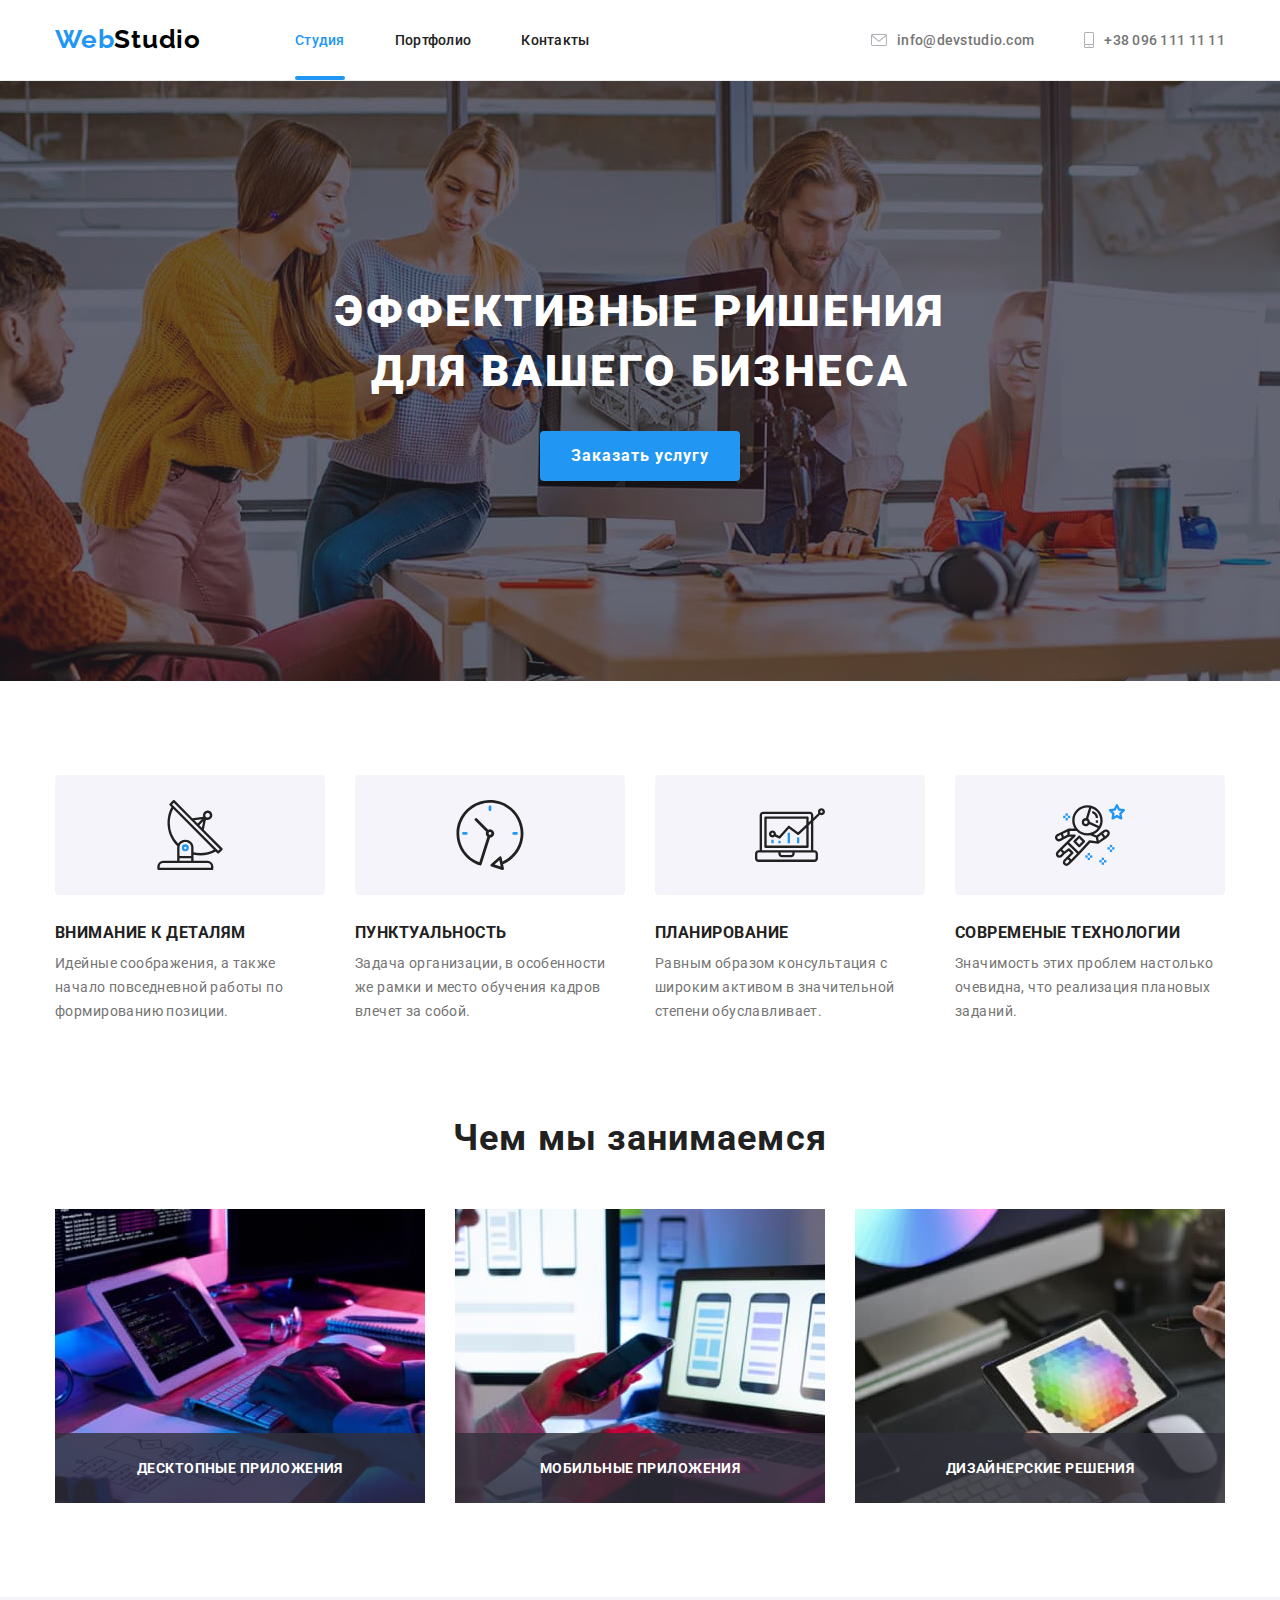
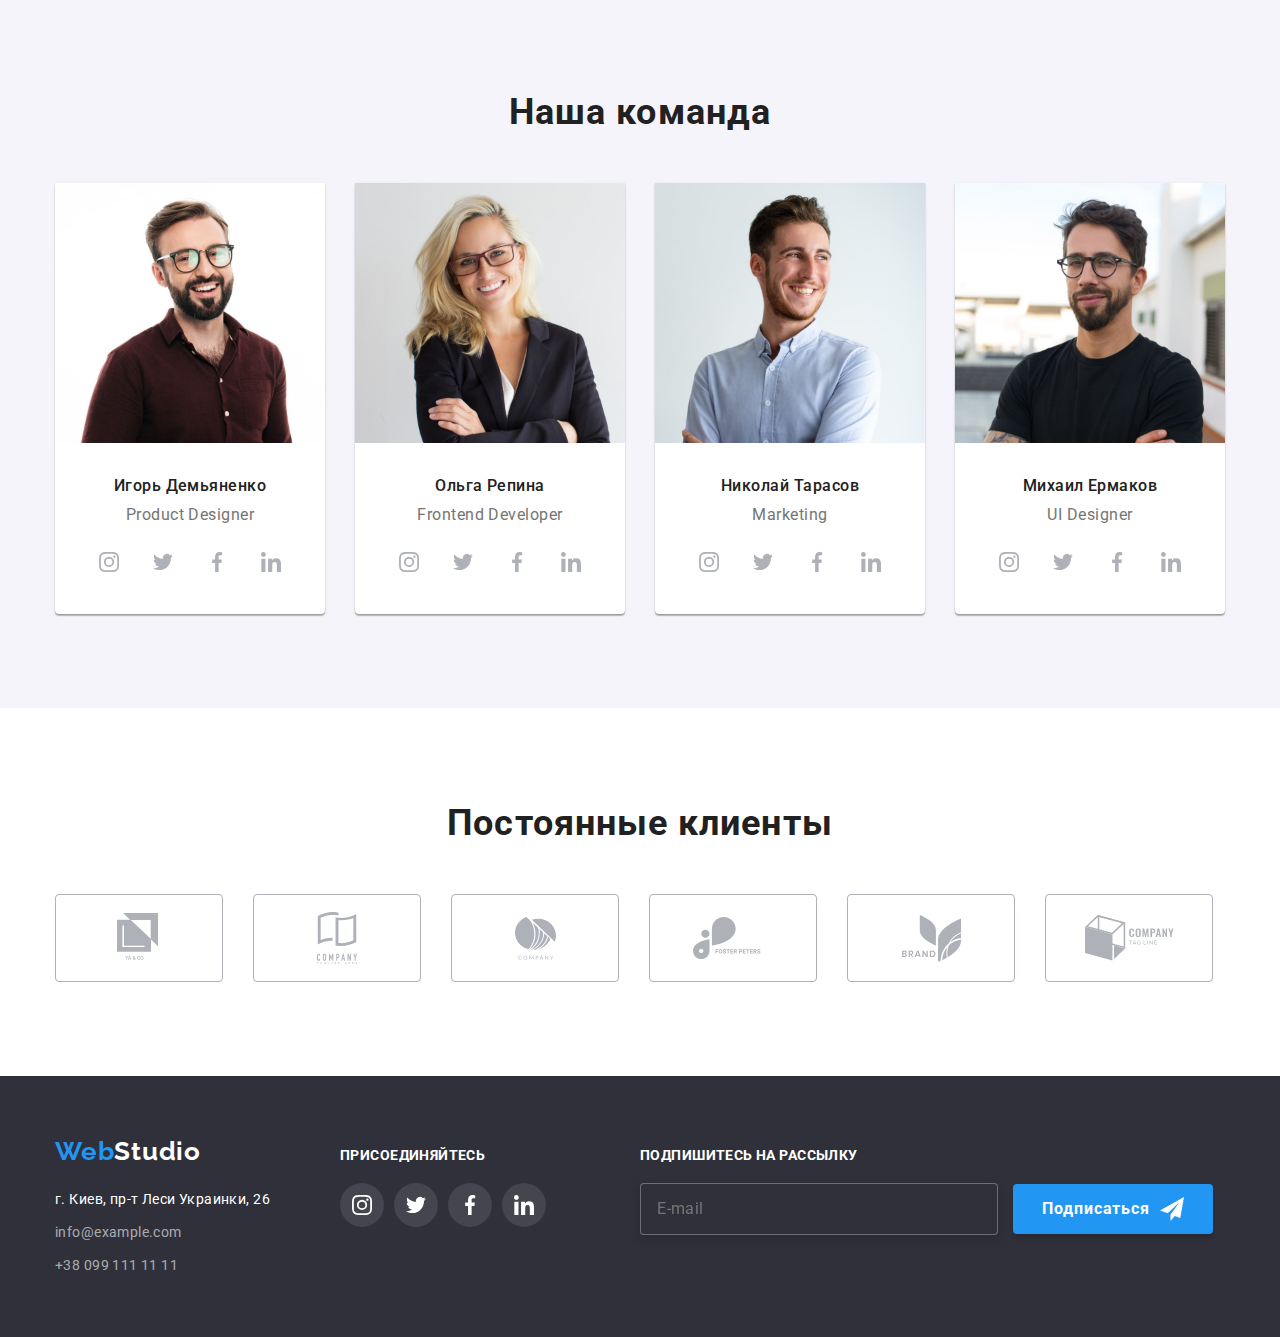
<file: index.html>
<!DOCTYPE html>
<html lang="ru">
<head>
    <meta charset="UTF-8">
    <meta name="viewport" content="width=device-width, initial-scale=1.0">
    <title>WebStudio</title>
    <link href="https://fonts.googleapis.com/css2?family=Raleway:wght@700&family=Roboto:wght@400;500;700;900&display=swap" rel="stylesheet">
    <link rel="stylesheet" href="./css/main.min.css">
    <!-- <link rel="stylesheet" href="./css/normalize.css"> -->
</head>
<body>

    <header class="header">

        <div class="container header__container">

            <nav class="navigation">
                <a href="index.html" class="logo">Web<span class="logo__text">Studio</span></a>

                <ul class="navigation__list">
                    <li class="navigation__item">
                        <a href="index.html" class="navigation__link currentlink">Студия</a>
                    </li>
                    <li class="navigation__item">
                        <a href="portfolio.html" class="navigation__link">Портфолио</a>
                    </li>
                    <li class="navigation__item">
                        <a href="" class="navigation__link">Контакты</a>
                    </li>
                </ul>
            </nav>

            <ul class="info-list">
                <li class="info-list__item">
                    <a href="mailto:info@devstudio.com" class="info-list__link">
                        <svg class="info-list__icon" width="16" height="12">
                            <use href="./images/icons.svg#icon-mail"></use>
                        </svg>
                        info@devstudio.com
                    </a>
                </li>
                <li class="info-list__item">
                    <a href="tel:+380961111111" class="info-list__link">
                        <svg class="info-list__icon" width="10" height="16">
                            <use href="./images/icons.svg#icon-smartphone"></use>
                        </svg>
                        +38 096 111 11 11
                    </a>
                </li>
            </ul>
        </div>
    </header>
    <main>
        <section class="hero">
            <div class="container">
                <h1 class="hero__title">Эффективные ришения<br/>для вашего бизнеса</h1>
                <button class="btn" data-modal-open>Заказать услугу</button>
            </div>
        </section>
      
        <section class="features">
            <div class="container">
                <h2 class="features__title">Особенности</h2>
                <ul class="features-list">
                    <li class="features-list__item">
                        <div class="features-list__wrapper">
                            <svg class="features-list__icon" width="70" height="70">
                                <use href="./images/icons.svg#icon-antenna"></use>
                            </svg>
                        </div>
                        <h3 class="features-list__title">Внимание к деталям</h3>
                        <p class="features-list__content">Идейные соображения, а также начало повседневной работы по формированию позиции.</p>
                    </li>
                    <li class="features-list__item">
                        <div class="features-list__wrapper">
                            <svg class="features-list__icon" width="70" height="70">
                                <use href="./images/icons.svg#icon-clock"></use>
                            </svg>
                        </div>
                        <h3 class="features-list__title">Пунктуальность</h3>
                        <p class="features-list__content">Задача организации, в особенности же рамки и место обучения кадров влечет за собой.</p>
                    </li>
                    <li class="features-list__item">
                        <div class="features-list__wrapper">
                            <svg class="features-list__icon" width="70" height="70">
                                <use href="./images/icons.svg#icon-diagram"></use>
                            </svg>
                        </div>
                        <h3 class="features-list__title">Планирование</h3>
                        <p class="features-list__content">Равным образом консультация с широким активом в значительной степени обуславливает.</p>
                    </li>
                    <li class="features-list__item">
                        <div class="features-list__wrapper">
                            <svg class="features-list__icon" width="70" height="70">
                                <use href="./images/icons.svg#icon-astronaut"></use>
                            </svg>
                        </div>
                        <h3 class="features-list__title">Современые технологии</h3>
                        <p class="features-list__content">Значимость этих проблем настолько очевидна, что реализация плановых заданий.</p>
                    </li>
                </ul>
            </div>
        </section>

        <section class="work">
            <div class="container">
                <h2 class="work__title">Чем мы занимаемся</h2>
                <ul class="work__list">
                    <li class="work__item">
                        <div class="work__card">
                            <img src="images/designing.jpg" alt="Робочий стол" width="370" class="work__img">
                            <div class="work__text">Десктопные приложения</div>
                        </div>
                    </li>
                    <li class="work__item">
                        <div class="work__card">
                            <img src="images/realization.jpg" alt="Телефон в ноутбуке" width="370" class="work__img">
                            <div class="work__text">Мобильные приложения</div>
                        </div>
                    </li>
                    <li class="work__item">
                        <div class="work__card">
                            <img src="images/result.jpg" alt="Планшет" width="370" class="work__img">
                            <div class="work__text">Дизайнерские решения</div>
                        </div>
                    </li>
                </ul>
            </div>
        </section>

        <section class="team-section">
            <div class="container">
                <h2 class="team-section__title">Наша команда</h2>
                <ul class="team">
                    <li class="team__item">
                        <img src="images/igor.jpg" alt="Игорь" width="270">
                        <div class="team__wrapper">
                            <h3 class="team__title">Игорь Демьяненко</h3>
                            <p class="team__content">Product Designer</p>
                            <div class="team-icon">
                                <ul class="team-icon__list">
                                    <li>
                                        <a href="" class="team-icon__link">
                                            <svg class="team-icon__icon" width="20" height="20">
                                                <use href="./images/icons.svg#icon-instagram"></use>
                                            </svg>
                                        </a>
                                    </li>
                                    <li>
                                        <a href="" class="team-icon__link">
                                            <svg class="team-icon__icon" width="20" height="20">
                                                <use href="./images/icons.svg#icon-twitter"></use>
                                            </svg>
                                        </a>
                                    </li>
                                    <li>
                                        <a href="" class="team-icon__link">
                                            <svg class="team-icon__icon" width="20" height="20">
                                                <use href="./images/icons.svg#icon-facebook"></use>
                                            </svg>
                                        </a>
                                    </li>
                                    <li>
                                        <a href="" class="team-icon__link">
                                            <svg class="team-icon__icon" width="20" height="20">
                                                <use href="./images/icons.svg#icon-linkedin"></use>
                                            </svg>
                                        </a>
                                    </li>
                                </ul>
                            </div>
                        </div>
                    </li>
                    <li class="team__item">
                        <img src="images/olga.jpg" alt="Ольга" width="270">
                        <div class="team__wrapper">
                            <h3 class="team__title">Ольга Репина</h3>
                            <p class="team__content">Frontend Developer</p>
                            <div class="team-icon">
                                <ul class="team-icon__list">
                                    <li>
                                        <a href="" class="team-icon__link">
                                            <svg class="team-icon__icon" width="20" height="20">
                                                <use href="./images/icons.svg#icon-instagram"></use>
                                            </svg>
                                        </a>
                                    </li>
                                    <li>
                                        <a href="" class="team-icon__link">
                                            <svg class="team-icon__icon" width="20" height="20">
                                                <use href="./images/icons.svg#icon-twitter"></use>
                                            </svg>
                                        </a>
                                    </li>
                                    <li>
                                        <a href="" class="team-icon__link">
                                            <svg class="team-icon__icon" width="20" height="20">
                                                <use href="./images/icons.svg#icon-facebook"></use>
                                            </svg>
                                        </a>
                                    </li>
                                    <li>
                                        <a href="" class="team-icon__link">
                                            <svg class="team-icon__icon" width="20" height="20">
                                                <use href="./images/icons.svg#icon-linkedin"></use>
                                            </svg>
                                        </a>
                                    </li>
                                </ul>
                            </div>
                        </div>
                    </li>
                    <li class="team__item">
                        <img src="images/mykola.jpg" alt="Николай" width="270">
                        <div class="team__wrapper">
                            <h3 class="team__title">Николай Тарасов</h3>
                            <p class="team__content">Marketing</p>
                            <div class="team-icon">
                                <ul class="team-icon__list">
                                    <li>
                                        <a href="" class="team-icon__link">
                                            <svg class="team-icon__icon" width="20" height="20">
                                                <use href="./images/icons.svg#icon-instagram"></use>
                                            </svg>
                                        </a>
                                    </li>
                                    <li>
                                        <a href="" class="team-icon__link">
                                            <svg class="team-icon__icon" width="20" height="20">
                                                <use href="./images/icons.svg#icon-twitter"></use>
                                            </svg>
                                        </a>
                                    </li>
                                    <li>
                                        <a href="" class="team-icon__link">
                                            <svg class="team-icon__icon" width="20" height="20">
                                                <use href="./images/icons.svg#icon-facebook"></use>
                                            </svg>
                                        </a>
                                    </li>
                                    <li>
                                        <a href="" class="team-icon__link">
                                            <svg class="team-icon__icon" width="20" height="20">
                                                <use href="./images/icons.svg#icon-linkedin"></use>
                                            </svg>
                                        </a>
                                    </li>
                                </ul>
                            </div>
                        </div>
                    </li>
                    <li class="team__item">
                        <img src="images/mykhailo.jpg" alt="Михаил" width="270">
                        <div class="team__wrapper">
                            <h3 class="team__title">Михаил Ермаков</h3>
                            <p class="team__content">UI Designer</p>
                            <div class="team-icon">
                                <ul class="team-icon__list">
                                    <li>
                                        <a href="" class="team-icon__link">
                                            <svg class="team-icon__icon" width="20" height="20">
                                                <use href="./images/icons.svg#icon-instagram"></use>
                                            </svg>
                                        </a>
                                    </li>
                                    <li>
                                        <a href="" class="team-icon__link">
                                            <svg class="team-icon__icon" width="20" height="20">
                                                <use href="./images/icons.svg#icon-twitter"></use>
                                            </svg>
                                        </a>
                                    </li>
                                    <li>
                                        <a href="" class="team-icon__link">
                                            <svg class="team-icon__icon" width="20" height="20">
                                                <use href="./images/icons.svg#icon-facebook"></use>
                                            </svg>
                                        </a>
                                    </li>
                                    <li>
                                        <a href="" class="team-icon__link">
                                            <svg class="team-icon__icon" width="20" height="20">
                                                <use href="./images/icons.svg#icon-linkedin"></use>
                                            </svg>
                                        </a>
                                    </li>
                                </ul>
                            </div>
                        </div>
                    </li>
                </ul>
            </div>
        </section>

        <section class="client">
            <div class="container">
                <h2 class="client__title">Постоянные клиенты</h2>
                <ul class="client__list">
                    <li class="client__item">
                        <a href="" class="client__link">
                            <svg class="client__icon" width="45" height="50">
                                <use href="./images/icons.svg#icon-company-1"></use>
                            </svg>
                        </a>
                    </li>
                    <li class="client__item">
                        <a href="" class="client__link">
                            <svg class="client__icon" width="40" height="52">
                                <use href="./images/icons.svg#icon-company-2"></use>
                            </svg>
                        </a>
                    </li>
                    <li class="client__item">
                        <a href="" class="client__link">
                            <svg class="client__icon" width="41" height="43">
                                <use href="./images/icons.svg#icon-company-3"></use>
                            </svg>
                        </a>
                    </li>
                    <li class="client__item">
                        <a href="" class="client__link">
                            <svg class="client__icon" width="80" height="43">
                                <use href="./images/icons.svg#icon-company-4"></use>
                            </svg>
                        </a>
                    </li>
                    <li class="client__item">
                        <a href="" class="client__link">
                            <svg class="client__icon" width="59" height="47">
                                <use href="./images/icons.svg#icon-company-5"></use>
                            </svg>
                        </a>
                    </li>
                    <li class="client__item">
                        <a href="" class="client__link">
                            <svg class="client__icon" width="89" height="46">
                                <use href="./images/icons.svg#icon-company-6"></use>
                            </svg>
                        </a>
                    </li>
                </ul>
            </div>
        </section>
    </main>
    <footer class="footer">
        <div class="container footer__container">
            <div class="address-wrapper">
                <a href="index.html" class="logo logo--location">Web<span class="logo__text logo__text--color">Studio</span></a>
                <address class="address">
                    <a href="#" class="address__link">г. Киев, пр-т Леси Украинки, 26</a>
                    <a href="mailto:info@example.com" class="address__link">info@example.com</a>
                    <a href="tel:+380991111111" class="address__link">+38 099 111 11 11</a>
                </address>
            </div>
            <div class="join">
                <h2 class="join__title">присоединяйтесь</h2>
                <ul class="join__list">
                    <li class="join__item">
                        <a href="" class="join__link">
                            <svg class="join__icon" width="20" height="20">
                                <use href="./images/icons.svg#icon-instagram"></use>
                            </svg>
                        </a>
                    </li>
                    <li class="join__item">
                        <a href="" class="join__link">
                            <svg class="join__icon" width="20" height="20">
                                <use href="./images/icons.svg#icon-twitter"></use>
                            </svg>
                        </a>
                    </li>
                    <li class="join__item">
                        <a href="" class="join__link">
                            <svg class="join__icon" width="20" height="20">
                                <use href="./images/icons.svg#icon-facebook"></use>
                            </svg>
                        </a>
                    </li>
                    <li class="join__item">
                        <a href="" class="join__link">
                            <svg class="join__icon" width="20" height="20">
                                <use href="./images/icons.svg#icon-linkedin"></use>
                            </svg>
                        </a>
                    </li>
                </ul>
            </div>
            <div class="subscription">
                <b class="subscription__title">Подпишитесь на рассылку</b>
                <form class="subscription__form">
                    <input type="email" placeholder="E-mail" name="subscription-mail">
                    <button type="submit" class="btn">
                        <span>Подписаться</span>
                        <svg class="btn__icon" width="24" height="24">
                            <use href="./images/icons.svg#icon-send"></use>
                        </svg>
                    </button>
                </form>
            </div>
        </div>
    </footer>
    <div class="backdrop is-hidden" data-modal>
        <div class="backdrop__modal">
            <button class="backdrop__btn" data-modal-close>
                <svg class="backdrop__icon" width="11" height="11">
                    <use href="./images/icons.svg#icon-close"></use>
                </svg>
            </button>
            <form class="form-data">
                <p class="form-data__title">Оставьте свои данные, мы вам перезвоним</p>
                <label for="user-name" class="form-data__label">Имя</label>
                <div class="form-data__wrapper">
                    <input type="text" name="user-name" id="user-name"/>
                    <svg class="form-data__icon" width="12" height="12">
                        <use href="./images/icons.svg#icon-body"></use>
                    </svg>
                </div>
                <label for="user-tel" class="form-data__label">Телефон</label>
                <div class="form-data__wrapper">
                    <input type="tel" name="user-tel" id="user-tel"/>
                    <svg class="form-data__icon" width="14" height="14">
                        <use href="./images/icons.svg#icon-tel"></use>
                    </svg>
                </div>
                <label for="user-email" class="form-data__label">Почта</label>
                <div class="form-data__wrapper">
                    <input type="email" name="user-email" id="user-email"/>
                    <svg class="form-data__icon" width="16" height="12">
                        <use href="./images/icons.svg#icon-email"></use>
                    </svg>
                </div>
                <label for="user-comment" class="form-data__label">Коментарий</label>
                <div class="form-data__textarea-wrapper">
                    <textarea name="user-comment" id="user-comment" class="form-data__textarea" placeholder="Введите текст"></textarea>
                </div>
                <div class="condition">
                    <label class="condition__label">
                        <span class="condition__span">
                            <input type="checkbox" name="tick"/>
                            <svg class="condition__icon" width="16" height="15">
                                <use href="./images/icons.svg#icon-tick"></use>
                            </svg>
                            <span class="condition__border"></span>
                        </span>
                        <span class="condition__text">Соглашаюсь с рассылкой и принимаю</span> 
                    </label>
                    <a href="" class="condition__link">Условия договора</a>
                </div>
                <button type="submit" class="btn btn--background">Отправить</button>
            </form>
        </div>
    </div>
    <script src="./js/modal.js"></script>
</body>
</html>
</file>
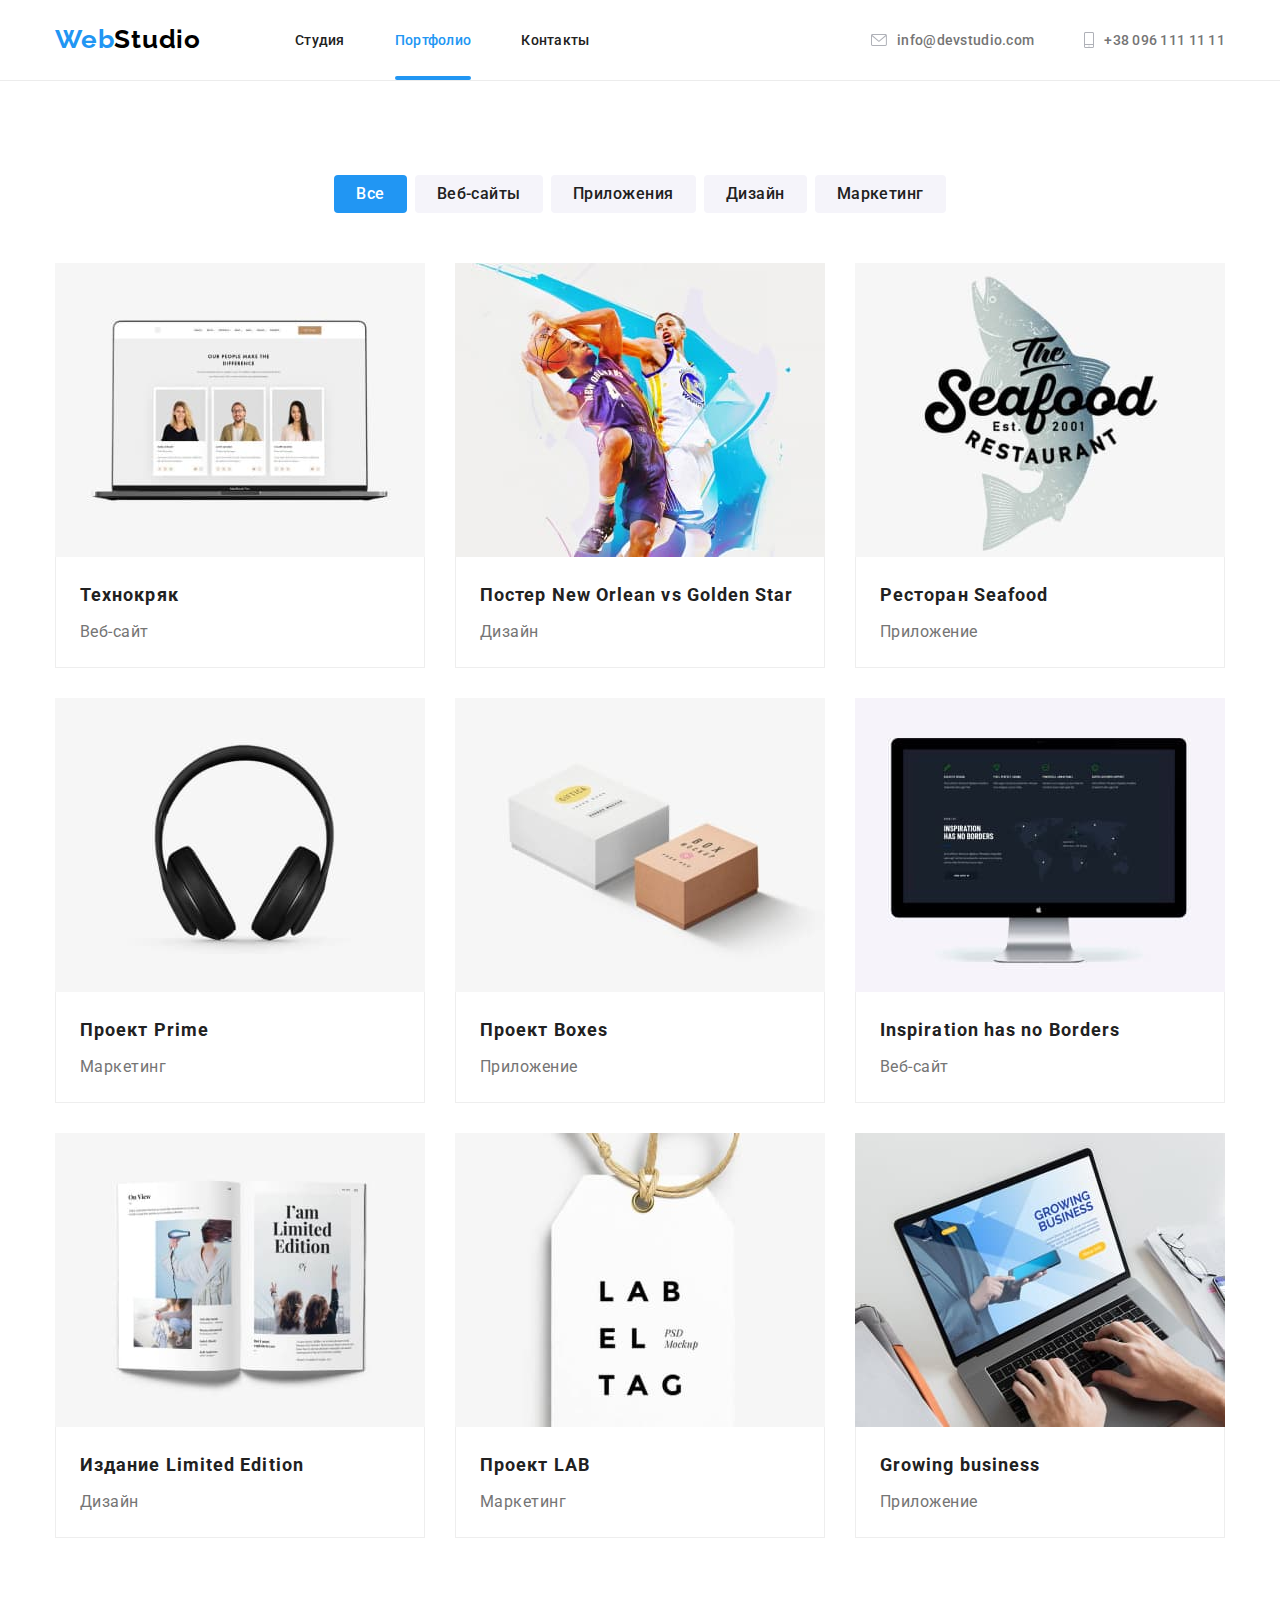
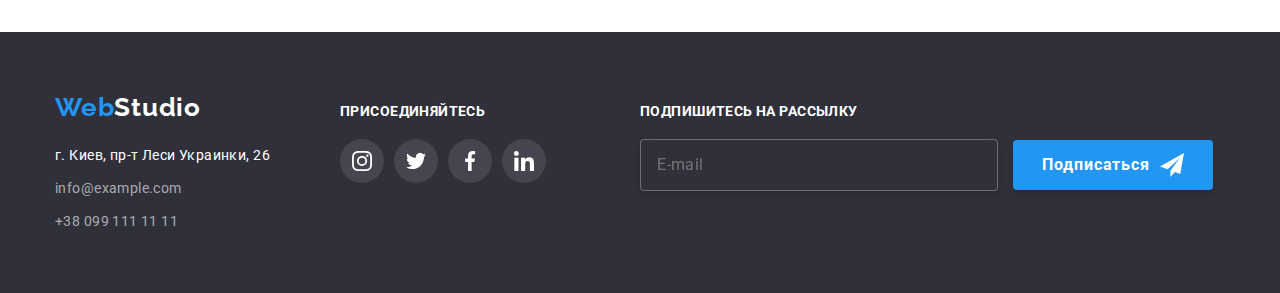
<file: portfolio.html>
<!DOCTYPE html>
<html lang="ru">
<head>
    <meta charset="UTF-8">
    <meta name="viewport" content="width=device-width, initial-scale=1.0">
    <title>WebStudio</title>
    <link href="https://fonts.googleapis.com/css2?family=Raleway:wght@700&family=Roboto:wght@400;500;700;900&display=swap" rel="stylesheet">
    <link rel="stylesheet" href="./css/main.min.css">
    <!-- <link rel="stylesheet" href="./css/normalize.css"> -->
</head>
<body>
    <header class="header">

        <div class="container header__container">

            <nav class="navigation">
                <a href="index.html" class="logo">Web<span class="logo__text">Studio</span></a>

                <ul class="navigation__list">
                    <li class="navigation__item">
                        <a href="index.html" class="navigation__link">Студия</a>
                    </li>
                    <li class="navigation__item">
                        <a href="portfolio.html" class="navigation__link currentlink">Портфолио</a>
                    </li>
                    <li class="navigation__item">
                        <a href="" class="navigation__link">Контакты</a>
                    </li>
                </ul>
            </nav>

            <ul class="info-list">
                <li class="info-list__item">
                    <a href="mailto:info@devstudio.com" class="info-list__link">
                        <svg class="info-list__icon" width="16" height="12">
                            <use href="./images/icons.svg#icon-mail"></use>
                        </svg>
                        info@devstudio.com
                    </a>
                </li>
                <li class="info-list__item">
                    <a href="tel:+380961111111" class="info-list__link">
                        <svg class="info-list__icon" width="10" height="16">
                            <use href="./images/icons.svg#icon-smartphone"></use>
                        </svg>
                        +38 096 111 11 11
                    </a>
                </li>
            </ul>
        </div>
    </header>

    <section class="projects">
        <div class="container">
            <h2 class="projects__title">Наши проекты</h2>
            <ul class="filter">
                <li class="filter__item"><button class="filter__btn filter__btn--background">Все</button></li>
                <li class="filter__item"><button class="filter__btn">Веб-сайты</button></li>
                <li class="filter__item"><button class="filter__btn">Приложения</button></li>
                <li class="filter__item"><button class="filter__btn">Дизайн</button></li>
                <li class="filter__item"><button class="filter__btn">Маркетинг</button></li>
            </ul>
            <ul class="project-list">
                <li class="project-list__item">
                    <a href="" class="project-list__link">
                        <div class="project-list__thumb">
                            <img src="images/tehno.jpg" alt="Ноутбук" width="370" class="project-list__img">
                            <div class="project-list__overlay">
                                <p class="project-list__text">Технокряк это современная площадка распространения коронавируса. Компании используют эту платформу для цифрового шпионажа и атак на защищённые сервера конкурентов.</p>
                            </div>
                        </div>
                        <div class="project-list__wrapper">
                            <h3 class="project-list__title">Технокряк</h3>
                            <p class="project-list__content">Веб-сайт</p>
                        </div>
                    </a>
                </li>
                <li class="project-list__item">
                    <a href="" class="project-list__link">
                        <div class="project-list__thumb">
                            <img src="images/orlean.jpg" alt="Два баскетболиста" width="370" class="project-list__img">
                            <div class="project-list__overlay">
                                <p class="project-list__text">New Orlean vs Golden Star. Компании используют эту платформу для цифрового шпионажа и атак на защищённые сервера конкурентов.</p>
                            </div>
                        </div>
                        <div class="project-list__wrapper">
                            <h3 class="project-list__title">Постер New Orlean vs Golden Star</h3>
                            <p class="project-list__content">Дизайн</p>
                        </div>
                    </a>
                </li>
                <li class="project-list__item">
                    <a href="" class="project-list__link">
                        <div class="project-list__thumb">
                            <img src="images/seafood.jpg" alt="Логотип" width="370" class="project-list__img">
                            <div class="project-list__overlay">
                                <p class="project-list__text">Ресторан Seafood это современная площадка распространения коронавируса. Компании используют эту платформу для цифрового шпионажа и атак на защищённые сервера конкурентов.</p>
                            </div>
                        </div>
                        <div class="project-list__wrapper">
                            <h3 class="project-list__title">Ресторан Seafood</h3>
                            <p class="project-list__content">Приложение</p>
                        </div>
                    </a>
                </li>
                <li class="project-list__item">
                    <a href="" class="project-list__link">
                        <div class="project-list__thumb">
                            <img src="images/prime.jpg" alt="Наушники" width="370" class="project-list__img">
                            <div class="project-list__overlay">
                                <p class="project-list__text">Проект Prime это современная площадка распространения коронавируса. Компании используют эту платформу для цифрового шпионажа и атак на защищённые сервера конкурентов.</p>
                            </div>
                        </div>
                        <div class="project-list__wrapper">
                            <h3 class="project-list__title">Проект Prime</h3>
                            <p class="project-list__content">Маркетинг</p>
                        </div>
                    </a>
                </li>
                <li class="project-list__item">
                    <a href="" class="project-list__link">
                        <div class="project-list__thumb">
                            <img src="images/boxes.jpg" alt="Две коробки" width="370" class="project-list__img">
                            <div class="project-list__overlay">
                                <p class="project-list__text">Проект Boxes это современная площадка распространения коронавируса. Компании используют эту платформу для цифрового шпионажа и атак на защищённые сервера конкурентов.</p>
                            </div>
                        </div>
                        <div class="project-list__wrapper">
                            <h3 class="project-list__title">Проект Boxes</h3>
                            <p class="project-list__content">Приложение</p>
                        </div>
                    </a>
                </li>
                <li class="project-list__item">
                    <a href="" class="project-list__link">
                        <div class="project-list__thumb">
                            <img src="images/inspiration.jpg" alt="Монитор" width="370" class="project-list__img">
                            <div class="project-list__overlay">
                                <p class="project-list__text">Inspiration has no Borders это современная площадка распространения коронавируса. Компании используют эту платформу для цифрового шпионажа и атак на защищённые сервера конкурентов.</p>
                            </div>
                        </div>
                        <div class="project-list__wrapper">
                            <h3 class="project-list__title">Inspiration has no Borders</h3>
                            <p class="project-list__content">Веб-сайт</p>
                        </div>
                    </a>
                </li>
                <li class="project-list__item">
                    <a href="" class="project-list__link">
                        <div class="project-list__thumb">
                            <img src="images/limited.jpg" alt="Журнал" width="370" class="project-list__img">
                            <div class="project-list__overlay">
                                <p class="project-list__text">Издание Limited Edition это современная площадка распространения коронавируса. Компании используют эту платформу для цифрового шпионажа и атак на защищённые сервера конкурентов.</p>
                            </div>
                        </div>
                        <div class="project-list__wrapper">
                            <h3 class="project-list__title">Издание Limited Edition</h3>
                            <p class="project-list__content">Дизайн</p>
                        </div>
                    </a>
                </li>
                <li class="project-list__item">
                    <a href="" class="project-list__link">
                        <div class="project-list__thumb">
                            <img src="images/lab.jpg" alt="Етикетка" width="370" class="project-list__img">
                            <div class="project-list__overlay">
                                <p class="project-list__text">Проект LAB это современная площадка распространения коронавируса. Компании используют эту платформу для цифрового шпионажа и атак на защищённые сервера конкурентов.</p>
                            </div>
                        </div>
                        <div class="project-list__wrapper">
                            <h3 class="project-list__title">Проект LAB</h3>
                            <p class="project-list__content">Маркетинг</p>
                        </div>
                    </a>
                </li>
                <li class="project-list__item">
                    <a href="" class="project-list__link">
                        <div class="project-list__thumb">
                            <img src="images/growing.jpg" alt="Ноутбук" width="370" class="project-list__img">
                            <div class="project-list__overlay">
                                <p class="project-list__text">Growing business это современная площадка распространения коронавируса. Компании используют эту платформу для цифрового шпионажа и атак на защищённые сервера конкурентов.</p>
                            </div>
                        </div>
                        <div class="project-list__wrapper">
                            <h3 class="project-list__title">Growing business</h3>
                            <p class="project-list__content">Приложение</p>
                        </div>
                    </a>
                </li>
            </ul>
        </div>
    </section>
    
    <footer class="footer">
        <div class="container footer__container">
            <div class="address-wrapper">
                <a href="index.html" class="logo logo--location">Web<span class="logo__text logo__text--color">Studio</span></a>
                <address class="address">
                    <a href="#" class="address__link">г. Киев, пр-т Леси Украинки, 26</a>
                    <a href="mailto:info@example.com" class="address__link">info@example.com</a>
                    <a href="tel:+380991111111" class="address__link">+38 099 111 11 11</a>
                </address>
            </div>
            <div class="join">
                <h2 class="join__title">присоединяйтесь</h2>
                <ul class="join__list">
                    <li class="join__item">
                        <a href="" class="join__link">
                            <svg class="join__icon" width="20" height="20">
                                <use href="./images/icons.svg#icon-instagram"></use>
                            </svg>
                        </a>
                    </li>
                    <li class="join__item">
                        <a href="" class="join__link">
                            <svg class="join__icon" width="20" height="20">
                                <use href="./images/icons.svg#icon-twitter"></use>
                            </svg>
                        </a>
                    </li>
                    <li class="join__item">
                        <a href="" class="join__link">
                            <svg class="join__icon" width="20" height="20">
                                <use href="./images/icons.svg#icon-facebook"></use>
                            </svg>
                        </a>
                    </li>
                    <li class="join__item">
                        <a href="" class="join__link">
                            <svg class="join__icon" width="20" height="20">
                                <use href="./images/icons.svg#icon-linkedin"></use>
                            </svg>
                        </a>
                    </li>
                </ul>
            </div>
            <div class="subscription">
                <b class="subscription__title">Подпишитесь на рассылку</b>
                <form class="subscription__form">
                    <input type="email" placeholder="E-mail" name="subscription-mail">
                    <button type="submit" class="btn">
                        <span>Подписаться</span>
                        <svg class="btn__icon" width="24" height="24">
                            <use href="./images/icons.svg#icon-send"></use>
                        </svg>
                    </button>
                </form>
            </div>
        </div>
    </footer>
</body>
</html>
</file>
<file: css/main.min.css>
/*! normalize.css v8.0.1 | MIT License | github.com/necolas/normalize.css */html{line-height:1.15;-webkit-text-size-adjust:100%}body{margin:0}main{display:block}hr{-webkit-box-sizing:content-box;box-sizing:content-box;height:0;overflow:visible}pre{font-family:monospace, monospace;font-size:1em}a{background-color:transparent}abbr[title]{border-bottom:none;text-decoration:underline;-webkit-text-decoration:underline dotted;text-decoration:underline dotted}b,strong{font-weight:bolder}code,kbd,samp{font-family:monospace, monospace;font-size:1em}small{font-size:80%}sub,sup{font-size:75%;line-height:0;position:relative;vertical-align:baseline}sub{bottom:-0.25em}sup{top:-0.5em}img{border-style:none}button,input,optgroup,select,textarea{font-family:inherit;font-size:100%;line-height:1.15;margin:0}button,input{overflow:visible}button,select{text-transform:none}button,[type="button"],[type="reset"],[type="submit"]{-webkit-appearance:button}button::-moz-focus-inner,[type="button"]::-moz-focus-inner,[type="reset"]::-moz-focus-inner,[type="submit"]::-moz-focus-inner{border-style:none;padding:0}button:-moz-focusring,[type="button"]:-moz-focusring,[type="reset"]:-moz-focusring,[type="submit"]:-moz-focusring{outline:1px dotted ButtonText}fieldset{padding:0.35em 0.75em 0.625em}legend{-webkit-box-sizing:border-box;box-sizing:border-box;color:inherit;display:table;max-width:100%;padding:0;white-space:normal}progress{vertical-align:baseline}textarea{overflow:auto}[type="checkbox"],[type="radio"]{-webkit-box-sizing:border-box;box-sizing:border-box;padding:0}[type="number"]::-webkit-inner-spin-button,[type="number"]::-webkit-outer-spin-button{height:auto}[type="search"]{-webkit-appearance:textfield;outline-offset:-2px}[type="search"]::-webkit-search-decoration{-webkit-appearance:none}::-webkit-file-upload-button{-webkit-appearance:button;font:inherit}details{display:block}summary{display:list-item}template{display:none}[hidden]{display:none}body{font-family:'Roboto', sans-serif;font-weight:400;font-style:normal;font-size:14px;line-height:16px;color:#212121}*{-webkit-box-sizing:border-box;box-sizing:border-box;padding:0;margin:0}ul{list-style:none}a{text-decoration:none;font-style:normal}.container{width:1200px;padding:0 15px;margin:0 auto}.btn{cursor:pointer;display:-webkit-inline-box;display:-ms-inline-flexbox;display:inline-flex;-webkit-box-align:center;-ms-flex-align:center;align-items:center;-webkit-box-pack:center;-ms-flex-pack:center;justify-content:center;width:200px;height:50px;margin:0 auto;font-weight:700;font-size:16px;line-height:30px;border:none;color:#fff;background:#2196F3;letter-spacing:0.06em;-webkit-box-shadow:0px 4px 4px rgba(0,0,0,0.15);box-shadow:0px 4px 4px rgba(0,0,0,0.15);border-radius:4px}.btn--background{background:#188CE8}.btn__icon{margin-left:10px}.header{border-bottom:1px solid #ECECEC}.header__container{display:-webkit-box;display:-ms-flexbox;display:flex;-webkit-box-align:center;-ms-flex-align:center;align-items:center;-webkit-box-pack:justify;-ms-flex-pack:justify;justify-content:space-between}.logo{margin-right:94px;padding-top:24px;padding-bottom:25px;font-family:'Raleway', sans-serif;font-weight:700;font-size:26px;line-height:31px;color:#2196F3;letter-spacing:0.03em}.logo--location{margin-right:0;padding-top:0;padding-bottom:0}.logo__text{color:#000}.logo__text--color{color:#fff}.navigation{display:-webkit-box;display:-ms-flexbox;display:flex;-webkit-box-align:center;-ms-flex-align:center;align-items:center}.navigation__list{display:-webkit-box;display:-ms-flexbox;display:flex;-webkit-box-align:center;-ms-flex-align:center;align-items:center}.navigation__item{position:relative;margin-right:50px}.navigation__link{display:inline-block;font-weight:500;color:#212121;padding-top:32px;padding-bottom:32px;letter-spacing:0.02em;-webkit-transition:color 250ms linear;transition:color 250ms linear}.navigation__link:hover,.navigation__link:focus{color:#2196F3;-webkit-transition:color 250ms cubic-bezier(0.4, 0, 0.2, 1);transition:color 250ms cubic-bezier(0.4, 0, 0.2, 1)}.currentlink{color:#2196F3;-webkit-transition:color 250ms linear;transition:color 250ms linear}.currentlink::after{position:absolute;left:0;bottom:0;content:"";width:100%;height:4px;background-color:#2196F3;border-radius:2px}.info-list{display:-webkit-box;display:-ms-flexbox;display:flex;-webkit-box-align:center;-ms-flex-align:center;align-items:center}.info-list__item{margin-right:50px}.info-list__item:last-child{margin-right:0}.info-list__link{display:-webkit-box;display:-ms-flexbox;display:flex;font-weight:500;color:#757575;padding-top:32px;padding-bottom:32px;-webkit-box-align:center;-ms-flex-align:center;align-items:center;letter-spacing:0.02em;-webkit-transition:color 250ms linear;transition:color 250ms linear}.info-list__link:focus,.info-list__link:hover{color:#2196F3;-webkit-transition:color 250ms linear;transition:color 250ms linear}.info-list__icon{fill:#AFB1B8;margin-right:10px;-webkit-transition:color 250ms linear;transition:color 250ms linear}.info-list__link:focus .info-list__icon,.info-list__link:hover .info-list__icon{fill:#2196F3;-webkit-transition:fill 250ms linear;transition:fill 250ms linear}.hero{height:600px;padding-top:200px;padding-bottom:200px;text-align:center;background-image:-webkit-gradient(linear, left top, right top, from(rgba(47,48,58,0.4)), to(rgba(47,48,58,0.4))),url("../images/hero.jpg");background-image:linear-gradient(to right, rgba(47,48,58,0.4), rgba(47,48,58,0.4)),url("../images/hero.jpg");background-size:cover;background-position:center;max-width:1600px;margin:0 auto}.hero__title{font-weight:900;font-size:44px;line-height:60px;color:#fff;text-transform:uppercase;margin:0 0 30px 0;letter-spacing:0.06em}.features{padding-top:94px;padding-bottom:94px}.features__title{position:absolute;width:1px;height:1px;margin:-1px;border:0;padding:0;white-space:nowrap;-webkit-clip-path:inset(100%);clip-path:inset(100%);clip:rect(0 0 0 0);overflow:hidden}.features-list{display:-webkit-box;display:-ms-flexbox;display:flex}.features-list__item{width:270px;margin-right:30px}.features-list__item:last-child{margin-right:0}.features-list__wrapper{background:#F5F4FA;border-radius:4px;height:120px;margin-bottom:30px;display:-webkit-box;display:-ms-flexbox;display:flex;-webkit-box-align:center;-ms-flex-align:center;align-items:center;-webkit-box-pack:center;-ms-flex-pack:center;justify-content:center}.features-list__title{font-weight:700;letter-spacing:0.03em;text-transform:uppercase}.features-list__content{margin-top:10px;line-height:24px;letter-spacing:0.03em;color:#757575}.work{text-align:center;padding-bottom:94px}.work__title{font-weight:700;font-size:36px;line-height:42px;margin-bottom:50px;letter-spacing:0.03em}.work__list{display:-webkit-box;display:-ms-flexbox;display:flex;-webkit-box-pack:justify;-ms-flex-pack:justify;justify-content:space-between}.work__card{position:relative}.work__img{display:block}.work__text{position:absolute;display:-webkit-box;display:-ms-flexbox;display:flex;bottom:0px;width:100%;height:70px;background:rgba(47,48,58,0.8);-webkit-box-pack:center;-ms-flex-pack:center;justify-content:center;-webkit-box-align:center;-ms-flex-align:center;align-items:center;font-weight:700;font-size:14px;line-height:16px;letter-spacing:0.03em;text-transform:uppercase;color:#fff}.team-section{background:#F5F4FA;padding-top:94px;padding-bottom:94px;text-align:center}.team-section__title{font-weight:700;font-size:36px;line-height:42px;margin-bottom:50px;letter-spacing:0.03em}.team{display:-webkit-box;display:-ms-flexbox;display:flex}.team__item{background-color:#fff;margin-right:30px;-webkit-box-shadow:0px 1px 3px rgba(0,0,0,0.12),0px 1px 1px rgba(0,0,0,0.14),0px 2px 1px rgba(0,0,0,0.2);box-shadow:0px 1px 3px rgba(0,0,0,0.12),0px 1px 1px rgba(0,0,0,0.14),0px 2px 1px rgba(0,0,0,0.2);border-radius:0px 0px 4px 4px}.team__item:last-child{margin-right:0}.team__wrapper{padding:30px 32px}.team__title{font-weight:500;font-size:16px;line-height:19px;margin-bottom:10px;letter-spacing:0.03em}.team__content{margin-bottom:16px;font-size:16px;line-height:19px;color:#757575;letter-spacing:0.03em}.team-icon__list{display:-webkit-box;display:-ms-flexbox;display:flex;-webkit-box-pack:justify;-ms-flex-pack:justify;justify-content:space-between}.team-icon__link{display:-webkit-box;display:-ms-flexbox;display:flex;-webkit-box-align:center;-ms-flex-align:center;align-items:center;-webkit-box-pack:center;-ms-flex-pack:center;justify-content:center;color:#AFB1B8;width:44px;height:44px;border-radius:50%;background-color:#fff;-webkit-transition:background-color 250ms cubic-bezier(0.4, 0, 0.2, 1),color 250ms cubic-bezier(0.4, 0, 0.2, 1);transition:background-color 250ms cubic-bezier(0.4, 0, 0.2, 1),color 250ms cubic-bezier(0.4, 0, 0.2, 1)}.team-icon__link:focus,.team-icon__link:hover{color:#fff;background-color:#2196F3;-webkit-transition:background-color 250ms cubic-bezier(0.4, 0, 0.2, 1),color 250ms cubic-bezier(0.4, 0, 0.2, 1);transition:background-color 250ms cubic-bezier(0.4, 0, 0.2, 1),color 250ms cubic-bezier(0.4, 0, 0.2, 1)}.team-icon__icon{display:block;fill:currentColor}.client{padding:94px 0 94px 0;text-align:center}.client__title{font-size:36px;font-weight:700;line-height:42px;margin-bottom:50px;letter-spacing:0.03em}.client__list{display:-webkit-box;display:-ms-flexbox;display:flex}.client__item{margin-right:30px}.client__item:last-child{margin-right:0}.client__link{display:-webkit-box;display:-ms-flexbox;display:flex;-webkit-box-align:center;-ms-flex-align:center;align-items:center;-webkit-box-pack:center;-ms-flex-pack:center;justify-content:center;width:168px;height:88px;border:1px solid #AFB1B8;border-radius:4px;color:#AFB1B8;-webkit-transition:color 250ms cubic-bezier(0.4, 0, 0.2, 1),border-color 250ms cubic-bezier(0.4, 0, 0.2, 1);transition:color 250ms cubic-bezier(0.4, 0, 0.2, 1),border-color 250ms cubic-bezier(0.4, 0, 0.2, 1)}.client__link:focus,.client__link:hover{border-color:#2196F3;color:#2196F3;-webkit-transition:color 250ms cubic-bezier(0.4, 0, 0.2, 1),border-color 250ms cubic-bezier(0.4, 0, 0.2, 1);transition:color 250ms cubic-bezier(0.4, 0, 0.2, 1),border-color 250ms cubic-bezier(0.4, 0, 0.2, 1)}.client__icon{fill:currentColor}.footer{background:#2F303A;padding-top:60px;padding-bottom:60px}.footer__container{display:-webkit-box;display:-ms-flexbox;display:flex;-webkit-box-align:baseline;-ms-flex-align:baseline;align-items:baseline}.footer__logo{margin-right:0;padding-top:0;padding-bottom:0}.address{margin-top:20px}.address__link{margin-top:9px;display:block;line-height:24px;letter-spacing:0.03em;color:rgba(255,255,255,0.6)}.address__link:first-child{color:#fff;margin-top:0}.address__link:focus,.address__link:hover{color:#2196F3;-webkit-transition:color 250ms linear;transition:color 250ms linear}.join{margin-left:70px}.join__title{text-transform:uppercase;font-weight:700;font-style:normal;font-size:14px;line-height:16px;margin-bottom:20px;letter-spacing:0.03em;color:#fff}.join__list{display:-webkit-box;display:-ms-flexbox;display:flex}.join__item{margin-right:10px}.join__item:last-child{margin-right:0}.join__link{background-color:rgba(255,255,255,0.1);display:-webkit-box;display:-ms-flexbox;display:flex;-webkit-box-align:center;-ms-flex-align:center;align-items:center;-webkit-box-pack:center;-ms-flex-pack:center;justify-content:center;width:44px;height:44px;border-radius:50%;fill:#fff;-webkit-transition:background-color 250ms linear;transition:background-color 250ms linear}.join__link:focus,.join__link:hover{background-color:#2196F3;-webkit-transition:background-color 250ms linear;transition:background-color 250ms linear}.subscription{margin-left:94px}.subscription__form{margin-top:20px}.subscription__title{text-transform:uppercase;font-weight:700;font-style:normal;font-size:14px;line-height:16px;letter-spacing:0.03em;color:#fff}.subscription__form input{cursor:pointer;padding-left:16px;padding-top:15px;padding-bottom:15px;margin-right:12px;font-size:16px;line-height:20px;letter-spacing:0.03em;color:rgba(255,255,255,0.6);background-color:#2F303A;width:358px;border:1px solid rgba(255,255,255,0.3);-webkit-box-sizing:border-box;box-sizing:border-box;-webkit-filter:drop-shadow(0px 4px 4px rgba(0,0,0,0.15));filter:drop-shadow(0px 4px 4px rgba(0,0,0,0.15));border-radius:4px;-webkit-transition:border-color 250ms cubic-bezier(0.4, 0, 0.2, 1);transition:border-color 250ms cubic-bezier(0.4, 0, 0.2, 1)}.subscription__form input:focus,.subscription__form input:hover{border-color:#2196F3;-webkit-transition:border-color 250ms cubic-bezier(0.4, 0, 0.2, 1);transition:border-color 250ms cubic-bezier(0.4, 0, 0.2, 1)}.projects{padding-top:94px;padding-bottom:94px}.projects__title{position:absolute;width:1px;height:1px;margin:-1px;border:0;padding:0;white-space:nowrap;-webkit-clip-path:inset(100%);clip-path:inset(100%);clip:rect(0 0 0 0);overflow:hidden}.filter{display:-webkit-box;display:-ms-flexbox;display:flex;-webkit-box-pack:center;-ms-flex-pack:center;justify-content:center;margin-bottom:50px}.filter__item{margin-right:8px}.filter__item:last-child{margin-right:0}.filter__btn{cursor:pointer;font-weight:500;font-style:normal;font-size:16px;line-height:26px;text-align:center;color:#212121;background-color:#F5F4FA;border:none;border-radius:4px;padding:6px 22px;letter-spacing:0.03em;-webkit-transition:color 250ms linear, background-color 250ms linear;transition:color 250ms linear, background-color 250ms linear}.filter__btn--background{background-color:#2196F3;color:#fff}.filter__btn:hover,.filter__btn:focus{color:#fff;background-color:#2196F3;-webkit-box-shadow:0px 3px 1px rgba(0,0,0,0.1),0px 1px 2px rgba(0,0,0,0.08),0px 2px 2px rgba(0,0,0,0.12);box-shadow:0px 3px 1px rgba(0,0,0,0.1),0px 1px 2px rgba(0,0,0,0.08),0px 2px 2px rgba(0,0,0,0.12);-webkit-transition:color 250ms linear, background-color 250ms linear, -webkit-box-shadow 250ms linear;transition:color 250ms linear, background-color 250ms linear, -webkit-box-shadow 250ms linear;transition:color 250ms linear, background-color 250ms linear, box-shadow 250ms linear;transition:color 250ms linear, background-color 250ms linear, box-shadow 250ms linear, -webkit-box-shadow 250ms linear}.project-list{display:-webkit-box;display:-ms-flexbox;display:flex;-webkit-box-orient:horizontal;-webkit-box-direction:normal;-ms-flex-flow:row wrap;flex-flow:row wrap;margin-top:-30px;margin-left:-30px}.project-list__img{display:block}.project-list__item{margin-left:30px;margin-top:30px}.project-list__link{display:block}.project-list__link:focus,.project-list__link:hover{-webkit-box-shadow:0px 1px 1px rgba(0,0,0,0.12),0px 4px 4px rgba(0,0,0,0.06),1px 4px 6px rgba(0,0,0,0.16);box-shadow:0px 1px 1px rgba(0,0,0,0.12),0px 4px 4px rgba(0,0,0,0.06),1px 4px 6px rgba(0,0,0,0.16);-webkit-transition:-webkit-box-shadow 250ms linear;transition:-webkit-box-shadow 250ms linear;transition:box-shadow 250ms linear;transition:box-shadow 250ms linear, -webkit-box-shadow 250ms linear}.project-list__link:focus .project-list__overlay,.project-list__link:hover .project-list__overlay{opacity:0.9;top:0;left:0;-webkit-transition:top 250ms linear;transition:top 250ms linear}.project-list__thumb{position:relative;overflow:hidden}.project-list__overlay{position:absolute;opacity:0.9;display:-webkit-box;display:-ms-flexbox;display:flex;-webkit-box-pack:center;-ms-flex-pack:center;justify-content:center;-webkit-box-align:center;-ms-flex-align:center;align-items:center;width:100%;height:100%;font-size:18px;line-height:28px;letter-spacing:0.03em;color:#fff;background:rgba(33,150,243,0.9);top:100%;left:0;-webkit-transition:top 250ms linear 0.1s;transition:top 250ms linear 0.1s;pointer-events:none}.project-list__text{display:block;margin:0 24px 0}.project-list__wrapper{padding:20px 24px;border-left:1px solid #eee;border-right:1px solid #eee;border-bottom:1px solid #eee}.project-list__title{font-weight:700;font-size:18px;line-height:36px;margin-bottom:4px;letter-spacing:0.06em;color:#212121}.project-list__content{font-size:16px;line-height:30px;letter-spacing:0.03em;color:#757575}.backdrop{position:fixed;top:0;left:0;width:100%;height:100%;background:rgba(0,0,0,0.2);opacity:1;visibility:visible;-webkit-transition:opacity 250ms cubic-bezier(0.4, 0, 0.2, 1),visibility 250ms cubic-bezier(0.4, 0, 0.2, 1);transition:opacity 250ms cubic-bezier(0.4, 0, 0.2, 1),visibility 250ms cubic-bezier(0.4, 0, 0.2, 1)}.backdrop.is-hidden{visibility:hidden;opacity:0;pointer-events:none}.backdrop__modal{position:absolute;top:50%;left:50%;-webkit-transform:translate(-50%, -50%);transform:translate(-50%, -50%);position:absolute;width:448px;height:501px;padding:40px;background:#fff;-webkit-box-shadow:0px 1px 3px rgba(0,0,0,0.12),0px 1px 1px rgba(0,0,0,0.14),0px 2px 1px rgba(0,0,0,0.2);box-shadow:0px 1px 3px rgba(0,0,0,0.12),0px 1px 1px rgba(0,0,0,0.14),0px 2px 1px rgba(0,0,0,0.2);border-radius:4px}.backdrop__btn{position:absolute;display:-webkit-box;display:-ms-flexbox;display:flex;-webkit-box-pack:center;-ms-flex-pack:center;justify-content:center;-webkit-box-align:center;-ms-flex-align:center;align-items:center;right:8px;top:8px;width:30px;height:30px;border-radius:50%;background:#fff;border:1px solid rgba(0,0,0,0.1);-webkit-box-sizing:border-box;box-sizing:border-box;cursor:pointer}.backdrop__icon{fill:#000;-webkit-transition:fill 250ms cubic-bezier(0.4, 0, 0.2, 1);transition:fill 250ms cubic-bezier(0.4, 0, 0.2, 1)}.backdrop__btn:focus .backdrop__icon,.backdrop__btn:hover .backdrop__icon{fill:#2196F3;-webkit-transition:fill 250ms cubic-bezier(0.4, 0, 0.2, 1);transition:fill 250ms cubic-bezier(0.4, 0, 0.2, 1)}.form-data{text-align:center}.form-data__title{font-weight:700;font-size:20px;line-height:23px;text-align:center;letter-spacing:0.03em;color:#212121;margin-bottom:12px}.form-data__label{display:-webkit-box;display:-ms-flexbox;display:flex;font-size:12px;line-height:14px;letter-spacing:0.01em;color:#757575}.form-data__wrapper{position:relative;margin-top:4px;margin-bottom:10px}.form-data input{width:100%;cursor:pointer;padding-left:42px;line-height:40px;border:1px solid rgba(33,33,33,0.2);-webkit-box-sizing:border-box;box-sizing:border-box;border-radius:4px;-webkit-transition:border 250ms cubic-bezier(0.4, 0, 0.2, 1);transition:border 250ms cubic-bezier(0.4, 0, 0.2, 1)}.form-data input:focus,.form-data input:hover{border:1px solid #2196F3;-webkit-transition:border 250ms cubic-bezier(0.4, 0, 0.2, 1);transition:border 250ms cubic-bezier(0.4, 0, 0.2, 1)}.form-data__icon{position:absolute;top:50%;left:14px;fill:#212121;-webkit-transition:fill 250ms cubic-bezier(0.4, 0, 0.2, 1);transition:fill 250ms cubic-bezier(0.4, 0, 0.2, 1);-webkit-transform:translateY(-50%);transform:translateY(-50%)}.form-data input:focus+.form-data__icon,.form-data input:hover+.form-data__icon{fill:#2196F3;-webkit-transition:fill 250ms cubic-bezier(0.4, 0, 0.2, 1);transition:fill 250ms cubic-bezier(0.4, 0, 0.2, 1)}.form-data__textarea-wrapper{margin-top:4px;margin-bottom:20px}.form-data__textarea{cursor:pointer;resize:none;width:100%;height:96px;padding:12px 16px;border:1px solid rgba(33,33,33,0.2);-webkit-box-sizing:border-box;box-sizing:border-box;border-radius:4px;-webkit-transition:border 250ms cubic-bezier(0.4, 0, 0.2, 1);transition:border 250ms cubic-bezier(0.4, 0, 0.2, 1)}.form-data__textarea:focus,.form-data__textarea:hover{border:1px solid #2196F3;-webkit-transition:border 250ms cubic-bezier(0.4, 0, 0.2, 1);transition:border 250ms cubic-bezier(0.4, 0, 0.2, 1)}.form-data__textarea-wrapper textarea::-webkit-input-placeholder{font-size:14px;line-height:16px;letter-spacing:0.01em;color:rgba(117,117,117,0.5)}.form-data__textarea-wrapper textarea:-ms-input-placeholder{font-size:14px;line-height:16px;letter-spacing:0.01em;color:rgba(117,117,117,0.5)}.form-data__textarea-wrapper textarea::-ms-input-placeholder{font-size:14px;line-height:16px;letter-spacing:0.01em;color:rgba(117,117,117,0.5)}.form-data__textarea-wrapper textarea::placeholder{font-size:14px;line-height:16px;letter-spacing:0.01em;color:rgba(117,117,117,0.5)}.condition{display:-webkit-box;display:-ms-flexbox;display:flex;-webkit-box-align:center;-ms-flex-align:center;align-items:center;-webkit-box-pack:center;-ms-flex-pack:center;justify-content:center;margin-bottom:30px}.condition input[type='checkbox']{opacity:0;width:16px;height:15px}.condition input:checked+.condition__icon{opacity:1}.condition input:checked ~ .condition__border{opacity:0}.condition__label{display:-webkit-box;display:-ms-flexbox;display:flex;-webkit-box-align:center;-ms-flex-align:center;align-items:center}.condition__span{position:relative}.condition__icon{opacity:0;position:absolute;left:50%;top:50%;-webkit-transform:translate(-50%, -50%);transform:translate(-50%, -50%);fill:#fff;background-color:#2196F3}.condition__border{border:1px solid #000;width:14px;height:13px;position:absolute;left:50%;top:50%;-webkit-transform:translate(-50%, -50%);transform:translate(-50%, -50%)}.condition__border:focus,.condition__border:hover{cursor:pointer;border:1px solid #2196F3;-webkit-transition:border 250ms cubic-bezier(0.4, 0, 0.2, 1);transition:border 250ms cubic-bezier(0.4, 0, 0.2, 1)}.condition__text{margin-left:9px;line-height:24px;letter-spacing:0.03em;color:#757575}.condition__link{margin-left:3px;line-height:24px;letter-spacing:0.03em;color:#2196F3;text-decoration:underline}
/*# sourceMappingURL=main.min.css.map */
</file>
